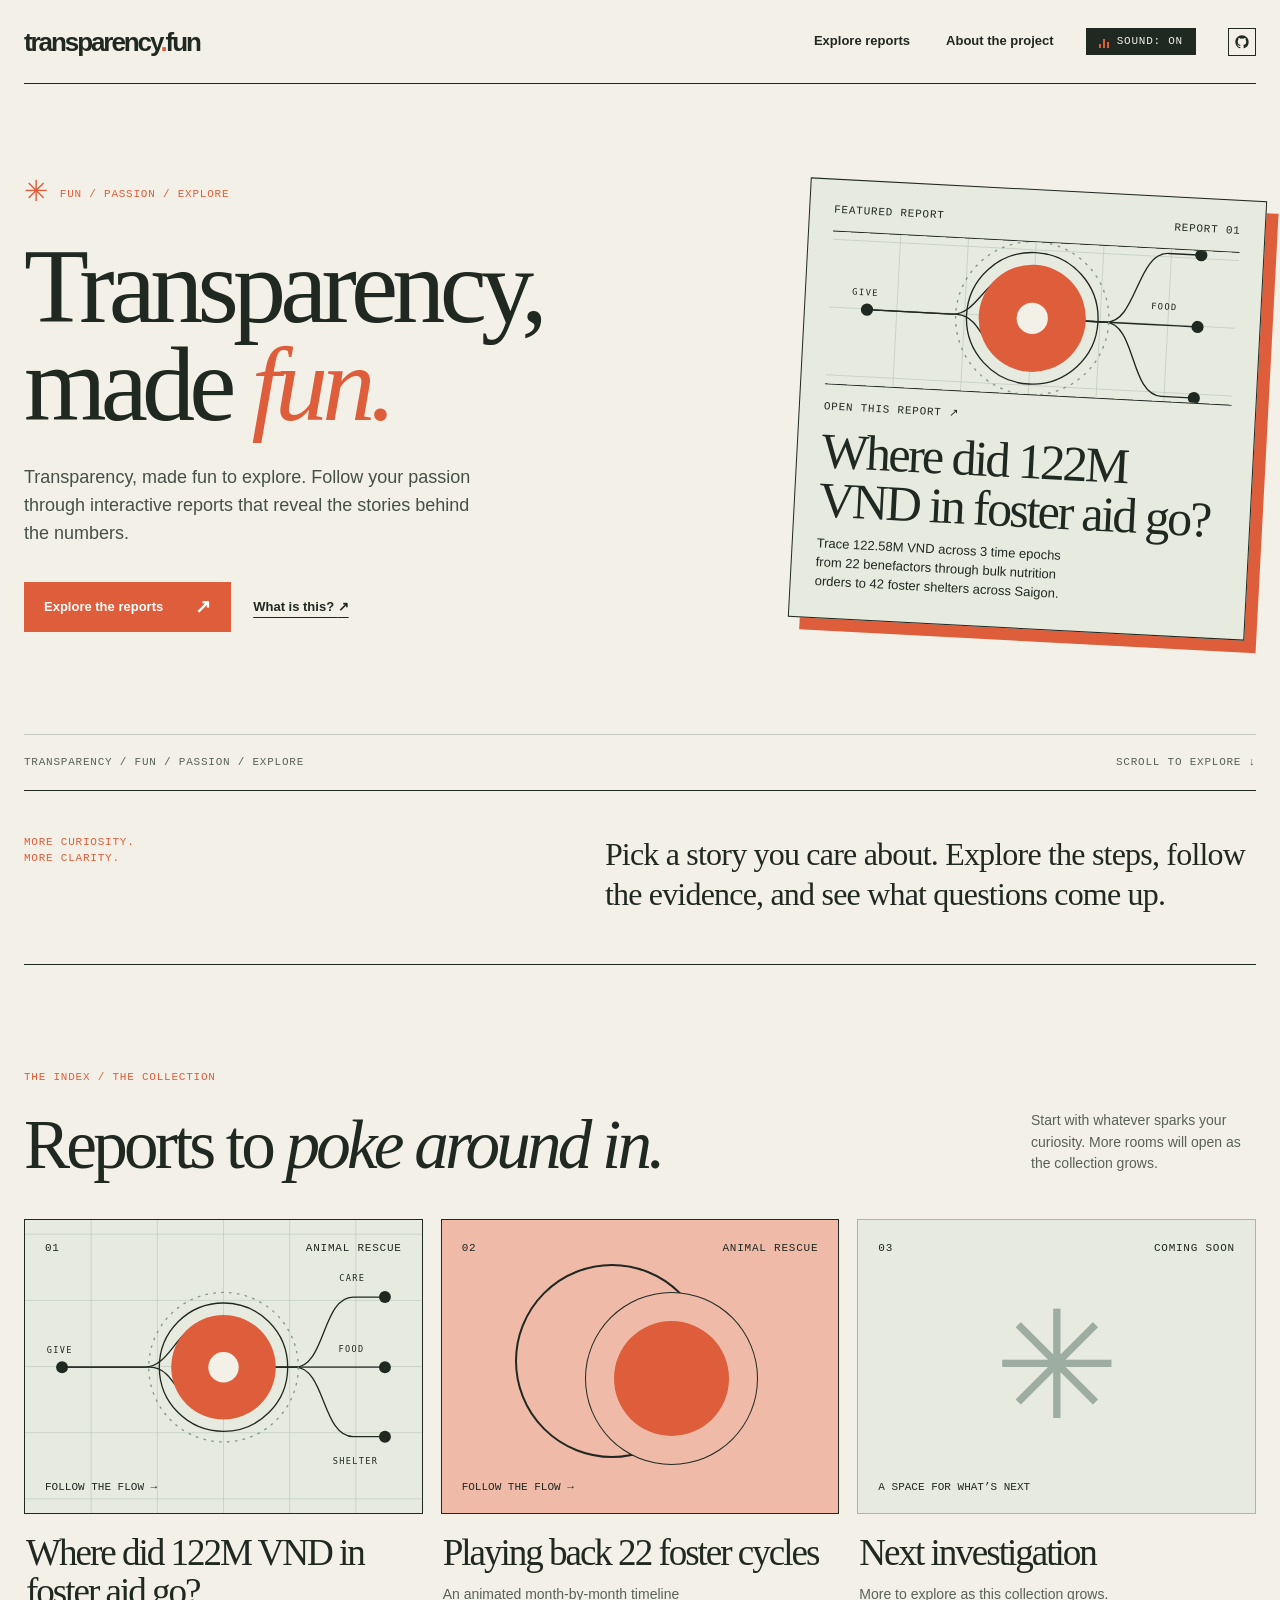
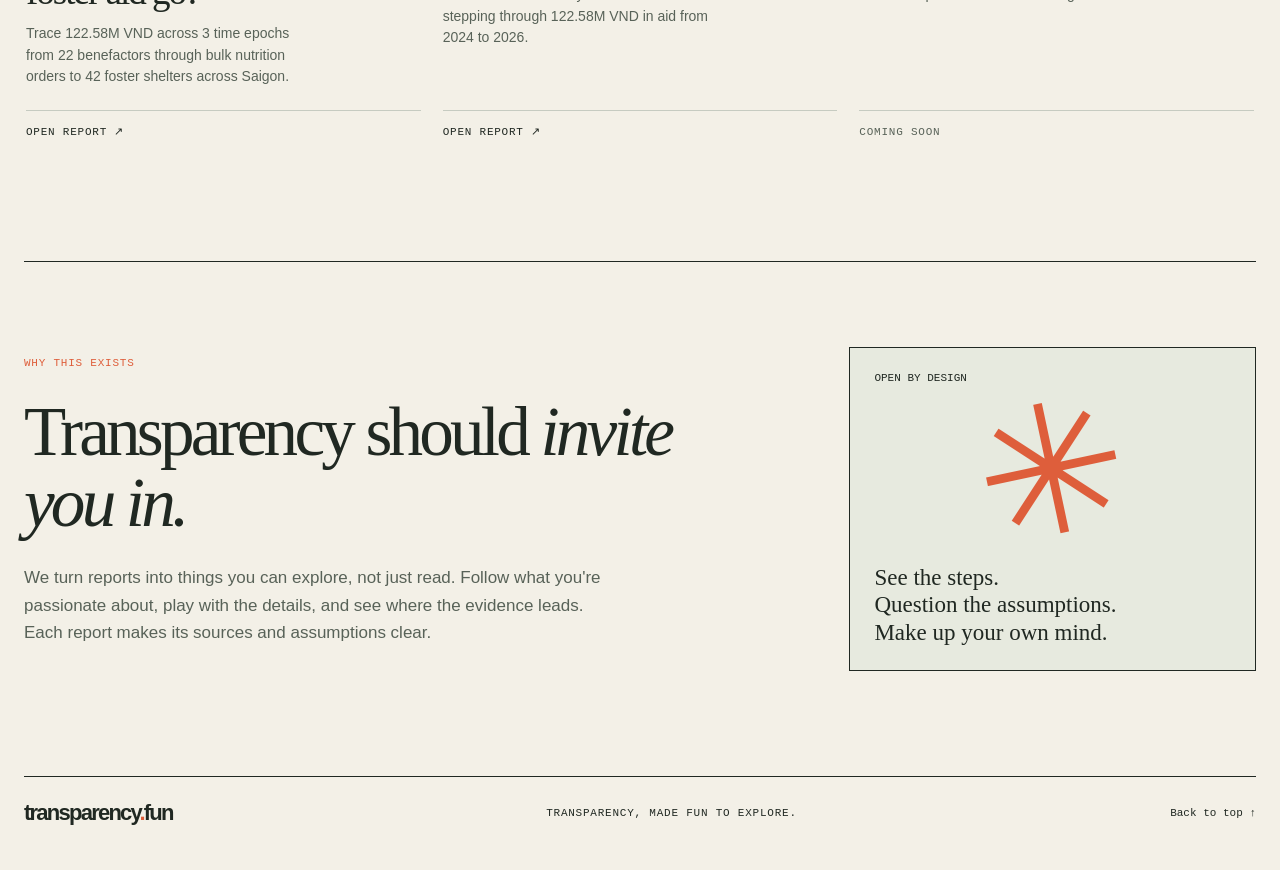
<file: index.html>
<!doctype html>
<html lang="en">
<head>
  <meta charset="utf-8">
  <meta name="viewport" content="width=device-width, initial-scale=1">
  <meta name="theme-color" content="#f3f0e7">
  <meta name="description" content="Transparency, made fun to explore. Follow your passion through interactive reports that reveal the stories behind the numbers.">
  <title>Transparency Fun — Transparency, made fun to explore.</title>
  <link rel="stylesheet" href="styles.css">
  <script type="module" src="app.js"></script>
</head>
<body id="top">
  <header class="site-header wrap">
    <a class="wordmark" href="./" aria-label="Transparency Fun home">transparency<span>.</span>fun</a>
    <div class="site-header-actions">
      <nav aria-label="Main navigation"><a href="./#reports">Explore reports</a><a href="./#about">About the project</a></nav>
      <button id="sound-toggle" class="sound-toggle is-playing" type="button" aria-label="Pause ambient background music" aria-pressed="true">
        <span class="sound-bars" aria-hidden="true">
          <span class="sound-bar bar-1"></span>
          <span class="sound-bar bar-2"></span>
          <span class="sound-bar bar-3"></span>
        </span>
        <span class="sound-label">SOUND: ON</span>
      </button>
      <a class="github-link" href="https://github.com/nghuyenthevinh2000/transparency-fun" target="_blank" rel="noopener noreferrer" aria-label="View source repository on GitHub">
        <svg viewBox="0 0 24 24" aria-hidden="true"><path fill-rule="evenodd" clip-rule="evenodd" d="M12 2C6.477 2 2 6.484 2 12.017c0 4.425 2.865 8.18 6.839 9.504.5.092.682-.217.682-.483 0-.237-.008-.868-.013-1.703-2.782.605-3.369-1.343-3.369-1.343-.454-1.158-1.11-1.466-1.11-1.466-.908-.62.069-.608.069-.608 1.003.07 1.53 1.032 1.53 1.032.892 1.53 2.341 1.088 2.91.832.092-.647.35-1.088.636-1.338-2.22-.253-4.555-1.113-4.555-4.951 0-1.093.39-1.988 1.029-2.688-.103-.253-.446-1.272.098-2.65 0 0 .84-.27 2.75 1.026A9.564 9.564 0 0112 6.844c.85.004 1.705.115 2.504.337 1.909-1.296 2.747-1.027 2.747-1.027.546 1.379.202 2.398.1 2.651.64.7 1.028 1.595 1.028 2.688 0 3.848-2.339 4.695-4.566 4.943.359.309.678.92.678 1.855 0 1.338-.012 2.419-.012 2.747 0 .268.18.58.688.482A10.019 10.019 0 0022 12.017C22 6.484 17.522 2 12 2z"/></svg>
      </a>
      <audio id="ambient-audio" preload="none"></audio>
    </div>
  </header>

  <main id="home">
    <section class="hero wrap" aria-labelledby="hero-title">
      <div class="hero-copy">
        <p class="eyebrow hero-label"><span class="asterisk" aria-hidden="true">✳</span>FUN / PASSION / EXPLORE</p>
        <h1 id="hero-title">Transparency,<br>made <em>fun.</em></h1>
        <p class="hero-description">Transparency, made fun to explore. Follow your passion through interactive reports that reveal the stories behind the numbers.</p>
        <div class="hero-actions"><a class="button" href="#reports">Explore the reports <span aria-hidden="true">↗</span></a><a class="text-link" href="#about">What is this? <span aria-hidden="true">↗</span></a></div>
      </div>
      <a class="feature" id="featured-report" href="#reports" aria-label="Explore the report index">
        <div class="feature-top"><span>FEATURED REPORT</span><span id="featured-index"></span></div>
        <div class="feature-art" aria-hidden="true"><img class="feature-cover-image" id="featured-cover" alt="" hidden><span class="path path-one"></span><span class="path path-two"></span><span class="path path-three"></span><span class="feature-dot dot-one"></span><span class="feature-dot dot-two"></span><span class="feature-dot dot-three"></span><span class="feature-arrow">↗</span></div>
        <div class="feature-bottom"><span>OPEN THIS REPORT ↗</span><strong id="featured-title"></strong><small id="featured-description"></small></div>
      </a>
    </section>
    <div class="hero-foot wrap"><span>TRANSPARENCY / FUN / PASSION / EXPLORE</span><a href="#reports">SCROLL TO EXPLORE ↓</a></div>

    <section class="intro wrap" aria-label="How to explore"><p class="eyebrow">MORE CURIOSITY.<br>MORE CLARITY.</p><p>Pick a story you care about. Explore the steps, follow the evidence, and see what questions come up.</p></section>

    <section class="directory wrap" id="reports" aria-labelledby="reports-title"><div class="section-heading"><div><p class="eyebrow">THE INDEX / THE COLLECTION</p><h2 id="reports-title">Reports to <em>poke around in.</em></h2></div><p>Start with whatever sparks your curiosity. More rooms will open as the collection grows.</p></div><div class="report-grid" id="report-grid"></div></section>

    <section class="about wrap" id="about" aria-labelledby="about-title"><div><p class="eyebrow">WHY THIS EXISTS</p><h2 id="about-title">Transparency should <em>invite you in.</em></h2><p>We turn reports into things you can explore, not just read. Follow what you're passionate about, play with the details, and see where the evidence leads. Each report makes its sources and assumptions clear.</p></div><div class="about-stamp"><span>OPEN BY DESIGN</span><span class="stamp-shape" aria-hidden="true">✳</span><p>See the steps.<br>Question the assumptions.<br>Make up your own mind.</p></div></section>
  </main>

  <footer class="site-footer wrap"><a class="wordmark" href="./">transparency<span>.</span>fun</a><span>TRANSPARENCY, MADE FUN TO EXPLORE.</span><a href="#top">Back to top ↑</a></footer>
</body>
</html>
</file>
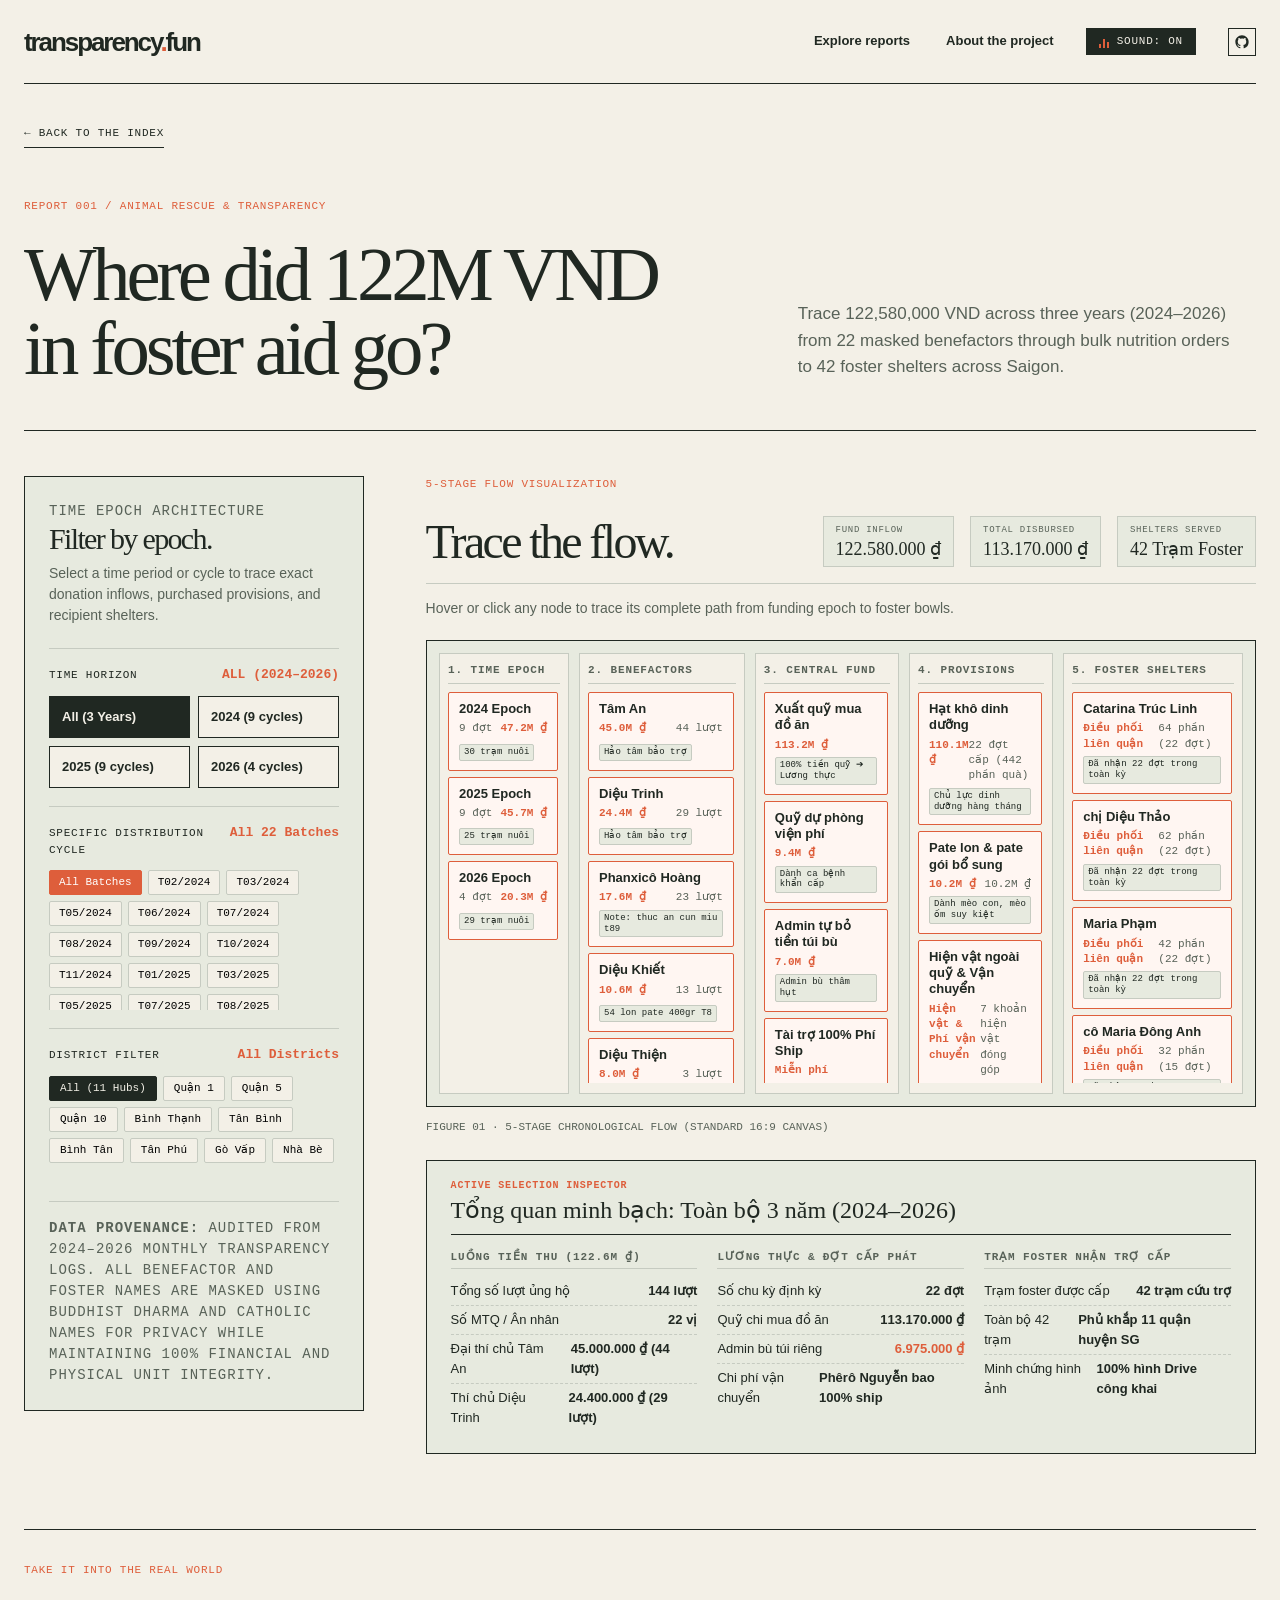
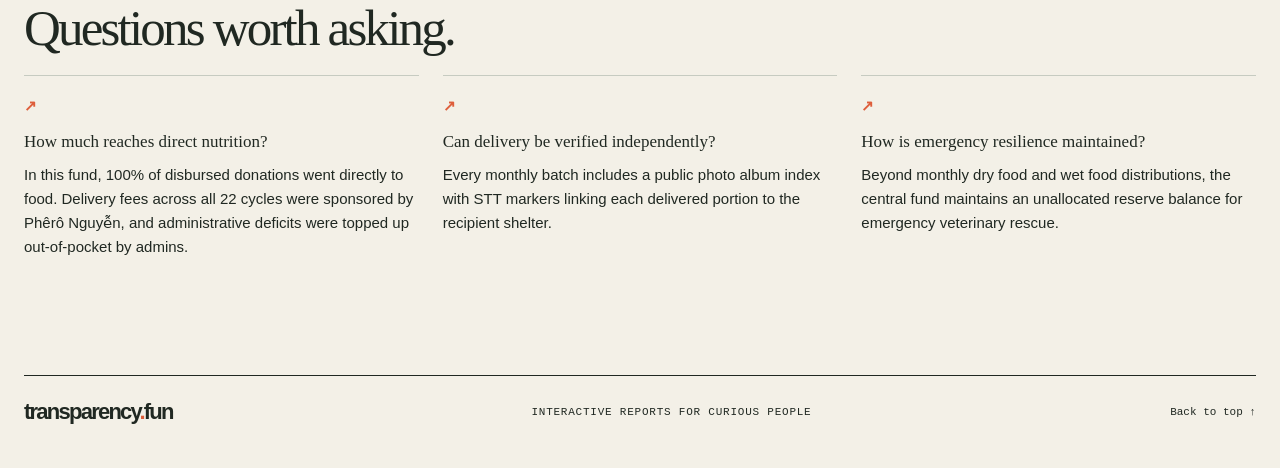
<file: interactive/donation-epochs/index.html>
<!doctype html>
<html lang="en">
<head>
  <meta charset="utf-8">
  <meta name="viewport" content="width=device-width, initial-scale=1">
  <meta name="theme-color" content="#f3f0e7">
  <meta name="description" content="An interactive 5-stage flow report exploring 122.58M VND in donations across 3 time epochs (2024–2026), 22 masked benefactors, and 42 Saigon cat foster shelters.">
  <title>Where did 122M VND in foster aid go? — Transparency Fun</title>
  <link rel="stylesheet" href="../../styles.css">
  <link rel="stylesheet" href="../../infographic.css">
  <link rel="stylesheet" href="styles.css">
  <script type="module" src="script.js"></script>
</head>
<body id="top">
  <header class="site-header wrap">
    <a class="wordmark" href="../../" aria-label="Transparency Fun home">transparency<span>.</span>fun</a>
    <div class="site-header-actions">
      <nav aria-label="Main navigation"><a href="../../#reports">Explore reports</a><a href="../../#about">About the project</a></nav>
      <button id="sound-toggle" class="sound-toggle is-playing" type="button" aria-label="Pause ambient background music" aria-pressed="true">
        <span class="sound-bars" aria-hidden="true">
          <span class="sound-bar bar-1"></span>
          <span class="sound-bar bar-2"></span>
          <span class="sound-bar bar-3"></span>
        </span>
        <span class="sound-label">SOUND: ON</span>
      </button>
      <a class="github-link" href="https://github.com/nghuyenthevinh2000/transparency-fun" target="_blank" rel="noopener noreferrer" aria-label="View source repository on GitHub">
        <svg viewBox="0 0 24 24" aria-hidden="true"><path fill-rule="evenodd" clip-rule="evenodd" d="M12 2C6.477 2 2 6.484 2 12.017c0 4.425 2.865 8.18 6.839 9.504.5.092.682-.217.682-.483 0-.237-.008-.868-.013-1.703-2.782.605-3.369-1.343-3.369-1.343-.454-1.158-1.11-1.466-1.11-1.466-.908-.62.069-.608.069-.608 1.003.07 1.53 1.032 1.53 1.032.892 1.53 2.341 1.088 2.91.832.092-.647.35-1.088.636-1.338-2.22-.253-4.555-1.113-4.555-4.951 0-1.093.39-1.988 1.029-2.688-.103-.253-.446-1.272.098-2.65 0 0 .84-.27 2.75 1.026A9.564 9.564 0 0112 6.844c.85.004 1.705.115 2.504.337 1.909-1.296 2.747-1.027 2.747-1.027.546 1.379.202 2.398.1 2.651.64.7 1.028 1.595 1.028 2.688 0 3.848-2.339 4.695-4.566 4.943.359.309.678.92.678 1.855 0 1.338-.012 2.419-.012 2.747 0 .268.18.58.688.482A10.019 10.019 0 0022 12.017C22 6.484 17.522 2 12 2z"/></svg>
      </a>
      <audio id="ambient-audio" preload="none"></audio>
    </div>
  </header>

  <main class="wrap report-wrap">
    <a class="back-link" href="../../#reports">← BACK TO THE INDEX</a>
    <header class="report-header">
      <div>
        <p class="eyebrow">REPORT 001 / ANIMAL RESCUE & TRANSPARENCY</p>
        <h1>Where did 122M VND<br>in foster aid go?</h1>
      </div>
      <p>Trace 122,580,000 VND across three years (2024–2026) from 22 masked benefactors through bulk nutrition orders to 42 foster shelters across Saigon.</p>
    </header>

    <div class="report-body">
      <section class="control-panel" aria-labelledby="controls-title">
        <p class="report-label">TIME EPOCH ARCHITECTURE</p>
        <h2 id="controls-title">Filter by epoch.</h2>
        <p>Select a time period or cycle to trace exact donation inflows, purchased provisions, and recipient shelters.</p>

        <div class="control">
          <div class="control-row">
            <span class="control-label">TIME HORIZON</span>
            <output id="active-epoch-label">ALL (2024–2026)</output>
          </div>
          <div class="epoch-button-group" role="group" aria-label="Time epochs">
            <button type="button" class="epoch-btn is-active" data-epoch="all">All (3 Years)</button>
            <button type="button" class="epoch-btn" data-epoch="2024">2024 (9 cycles)</button>
            <button type="button" class="epoch-btn" data-epoch="2025">2025 (9 cycles)</button>
            <button type="button" class="epoch-btn" data-epoch="2026">2026 (4 cycles)</button>
          </div>
        </div>

        <div class="control">
          <div class="control-row">
            <span class="control-label">SPECIFIC DISTRIBUTION CYCLE</span>
            <output id="active-cycle-label">All 22 Batches</output>
          </div>
          <div class="cycle-pill-group" id="cycle-pills-container" aria-label="Monthly cycles">
            <!-- Populated dynamically by script.js -->
          </div>
        </div>

        <div class="control">
          <div class="control-row">
            <span class="control-label">DISTRICT FILTER</span>
            <output id="active-district-label">All Districts</output>
          </div>
          <div class="district-pill-group" id="district-pills-container" aria-label="District filters">
            <button type="button" class="district-btn is-active" data-district="all">All (11 Hubs)</button>
            <button type="button" class="district-btn" data-district="Q1">Quận 1</button>
            <button type="button" class="district-btn" data-district="Q5">Quận 5</button>
            <button type="button" class="district-btn" data-district="Q10">Quận 10</button>
            <button type="button" class="district-btn" data-district="Bình Thạnh">Bình Thạnh</button>
            <button type="button" class="district-btn" data-district="Tân Bình">Tân Bình</button>
            <button type="button" class="district-btn" data-district="Bình Tân">Bình Tân</button>
            <button type="button" class="district-btn" data-district="Tân Phú">Tân Phú</button>
            <button type="button" class="district-btn" data-district="Gò Vấp">Gò Vấp</button>
            <button type="button" class="district-btn" data-district="Nhà Bè">Nhà Bè</button>
          </div>
        </div>

        <p class="method-note">
          <strong>Data Provenance:</strong> Audited from 2024–2026 monthly transparency logs. All benefactor and foster names are masked using Buddhist Dharma and Catholic names for privacy while maintaining 100% financial and physical unit integrity.
        </p>
      </section>

      <section class="result-panel" aria-labelledby="flow-title">
        <div class="result-header">
          <div>
            <p class="eyebrow">5-STAGE FLOW VISUALIZATION</p>
            <h2 id="flow-title">Trace the flow.</h2>
          </div>
          <div class="summary-metric-cards">
            <div class="kpi-mini">
              <span class="kpi-mini-label">FUND INFLOW</span>
              <strong id="kpi-inflow">122,580,000 ₫</strong>
            </div>
            <div class="kpi-mini">
              <span class="kpi-mini-label">TOTAL DISBURSED</span>
              <strong id="kpi-disbursed">104,500,000 ₫</strong>
            </div>
            <div class="kpi-mini">
              <span class="kpi-mini-label">SHELTERS SERVED</span>
              <strong id="kpi-shelters">42 Homes</strong>
            </div>
          </div>
        </div>

        <p class="flow-instruction">Hover or click any node to trace its complete path from funding epoch to foster bowls.</p>

        <!-- 16:9 Standard Infographic Frame and Canvas -->
        <figure class="infographic-frame" data-format="16:9">
          <div class="infographic-canvas" id="infographic-canvas">
            <div class="flow-columns" id="flow-columns-container">
              <!-- Column 1: Time Epoch -->
              <div class="flow-col" data-stage="1">
                <h3 class="col-title">1. Time Epoch</h3>
                <div class="col-cards" id="stage-epoch-cards"></div>
              </div>

              <!-- Column 2: Benefactors -->
              <div class="flow-col" data-stage="2">
                <h3 class="col-title">2. Benefactors</h3>
                <div class="col-cards" id="stage-donor-cards"></div>
              </div>

              <!-- Column 3: Central Fund Pool -->
              <div class="flow-col" data-stage="3">
                <h3 class="col-title">3. Central Fund</h3>
                <div class="col-cards" id="stage-fund-cards"></div>
              </div>

              <!-- Column 4: Provisions -->
              <div class="flow-col" data-stage="4">
                <h3 class="col-title">4. Provisions</h3>
                <div class="col-cards" id="stage-provision-cards"></div>
              </div>

              <!-- Column 5: Foster Groups -->
              <div class="flow-col" data-stage="5">
                <h3 class="col-title">5. Foster Shelters</h3>
                <div class="col-cards" id="stage-foster-cards"></div>
              </div>
            </div>
          </div>
          <figcaption>FIGURE 01 · 5-STAGE CHRONOLOGICAL FLOW (STANDARD 16:9 CANVAS)</figcaption>
        </figure>

        <!-- Inspector Drawer: Live Audited Inspection -->
        <div class="inspector-drawer" id="inspector-drawer" aria-live="polite">
          <div class="inspector-header">
            <span class="inspector-tag" id="inspector-tag">ACTIVE SELECTION INSPECTOR</span>
            <h4 id="inspector-title">All Epochs (2024–2026 Overview)</h4>
          </div>
          <div class="inspector-content" id="inspector-content">
            <!-- Populated dynamically -->
          </div>
        </div>
      </section>
    </div>

    <section class="report-question" aria-labelledby="questions-title">
      <p class="eyebrow">TAKE IT INTO THE REAL WORLD</p>
      <h2 id="questions-title">Questions worth asking.</h2>
      <ul>
        <li>
          <strong>How much reaches direct nutrition?</strong>
          In this fund, 100% of disbursed donations went directly to food. Delivery fees across all 22 cycles were sponsored by Phêrô Nguyễn, and administrative deficits were topped up out-of-pocket by admins.
        </li>
        <li>
          <strong>Can delivery be verified independently?</strong>
          Every monthly batch includes a public photo album index with STT markers linking each delivered portion to the recipient shelter.
        </li>
        <li>
          <strong>How is emergency resilience maintained?</strong>
          Beyond monthly dry food and wet food distributions, the central fund maintains an unallocated reserve balance for emergency veterinary rescue.
        </li>
      </ul>
    </section>
  </main>

  <footer class="site-footer wrap">
    <a class="wordmark" href="../../">transparency<span>.</span>fun</a>
    <span>INTERACTIVE REPORTS FOR CURIOUS PEOPLE</span>
    <a href="#top">Back to top ↑</a>
  </footer>
</body>
</html>
</file>
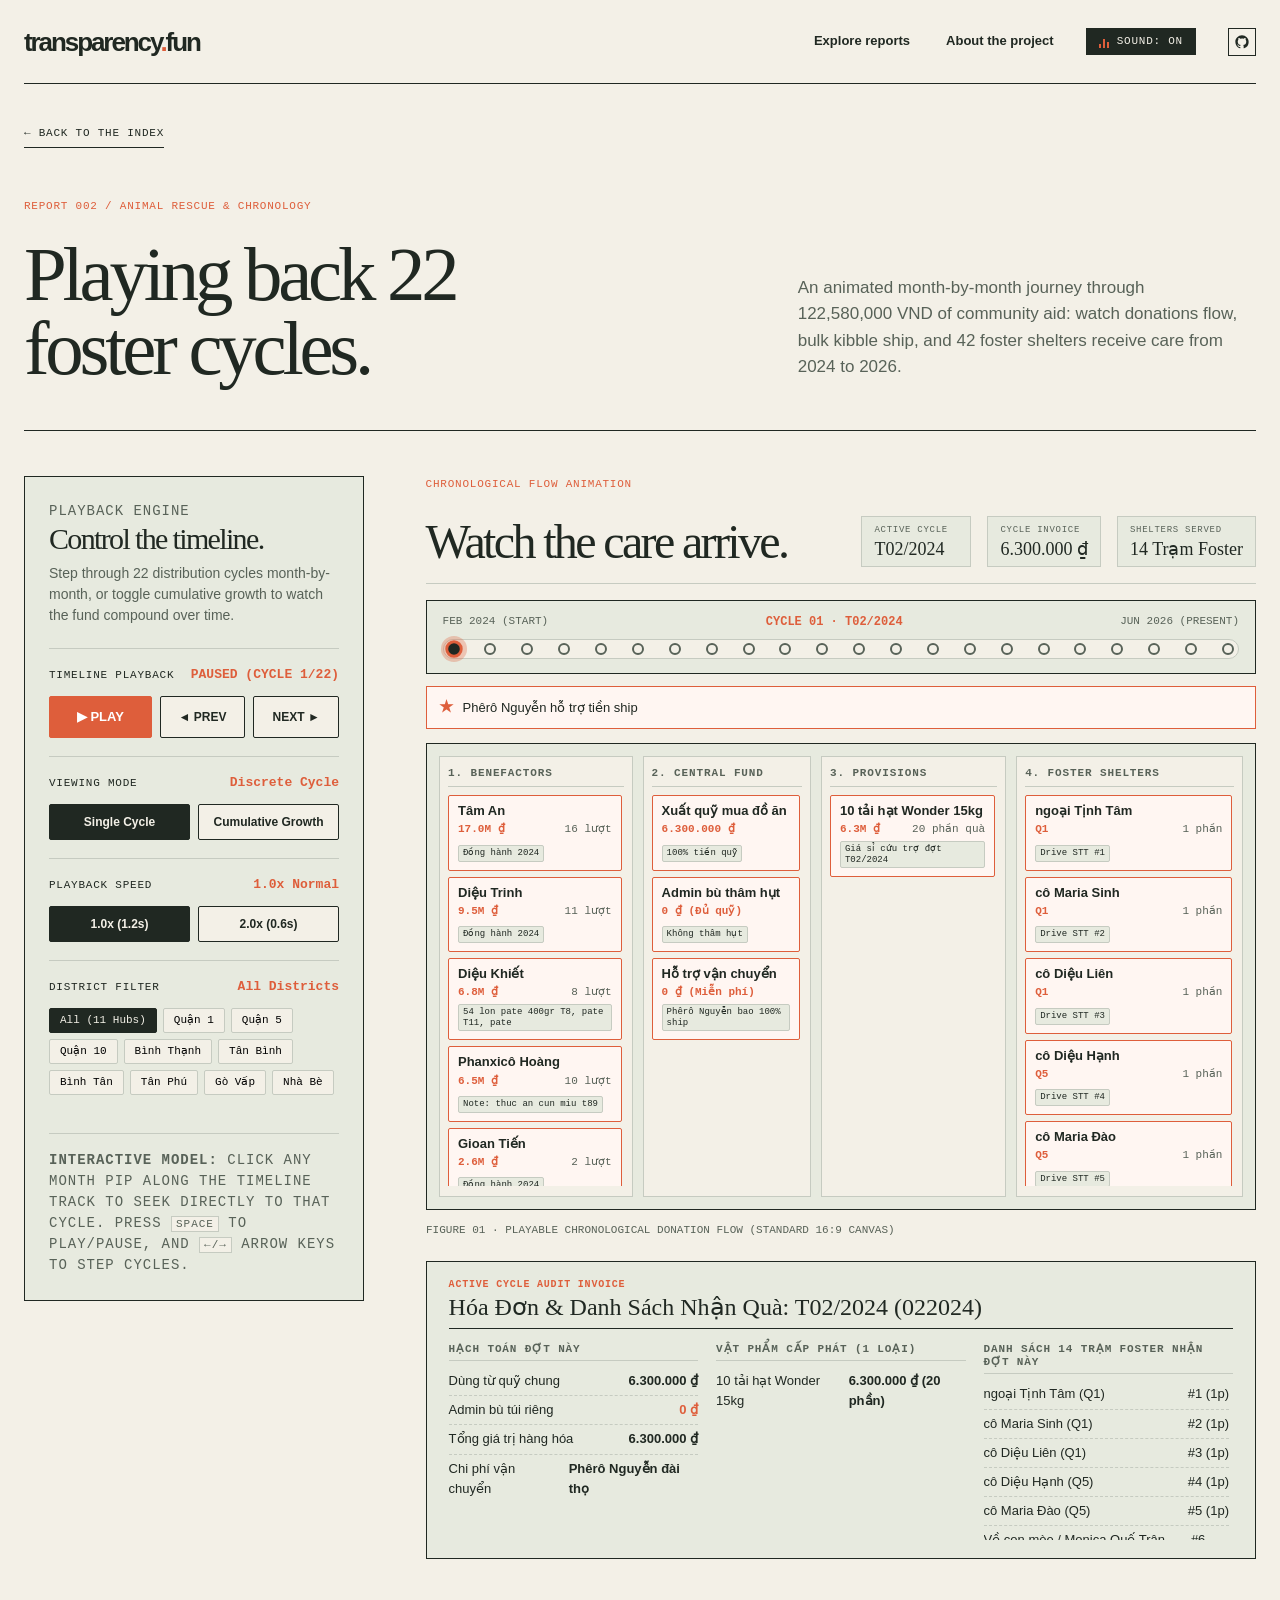
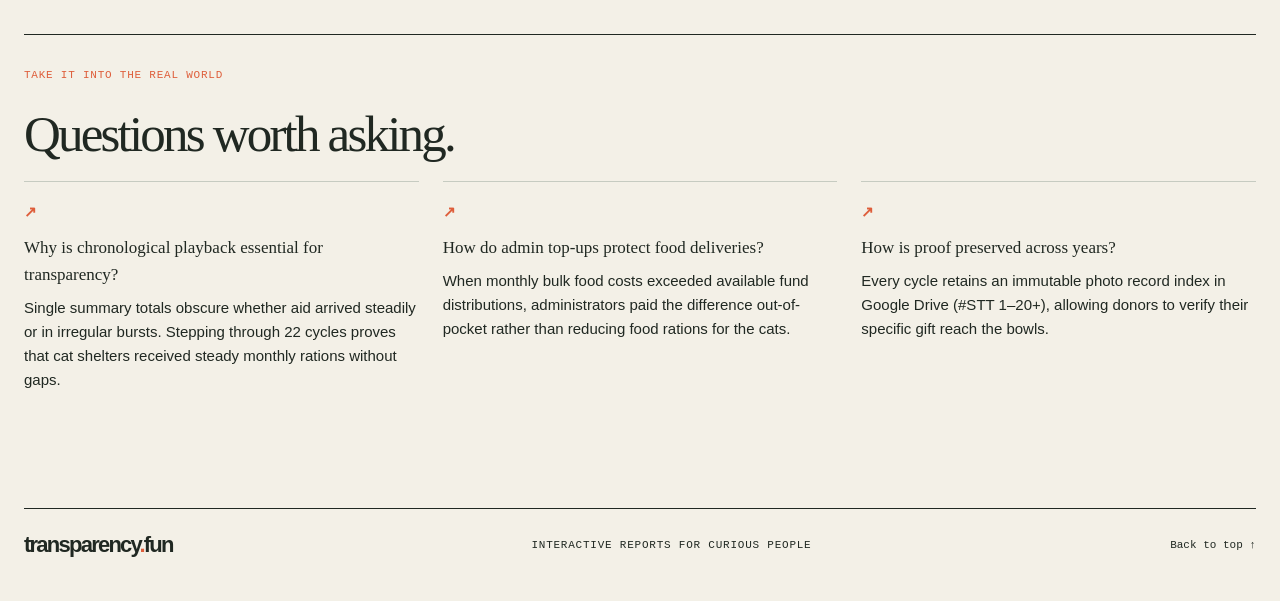
<file: interactive/donation-timeline/index.html>
<!doctype html>
<html lang="en">
<head>
  <meta charset="utf-8">
  <meta name="viewport" content="width=device-width, initial-scale=1">
  <meta name="theme-color" content="#f3f0e7">
  <meta name="description" content="An animated month-by-month timeline stepping through 22 pet food distribution cycles (2024–2026) funded by 122.58M VND from 22 benefactors to 42 Saigon foster shelters.">
  <title>Playing back 22 foster cycles — Transparency Fun</title>
  <link rel="stylesheet" href="../../styles.css">
  <link rel="stylesheet" href="../../infographic.css">
  <link rel="stylesheet" href="styles.css">
  <script type="module" src="script.js"></script>
</head>
<body id="top">
  <header class="site-header wrap">
    <a class="wordmark" href="../../" aria-label="Transparency Fun home">transparency<span>.</span>fun</a>
    <div class="site-header-actions">
      <nav aria-label="Main navigation"><a href="../../#reports">Explore reports</a><a href="../../#about">About the project</a></nav>
      <button id="sound-toggle" class="sound-toggle is-playing" type="button" aria-label="Pause ambient background music" aria-pressed="true">
        <span class="sound-bars" aria-hidden="true">
          <span class="sound-bar bar-1"></span>
          <span class="sound-bar bar-2"></span>
          <span class="sound-bar bar-3"></span>
        </span>
        <span class="sound-label">SOUND: ON</span>
      </button>
      <a class="github-link" href="https://github.com/nghuyenthevinh2000/transparency-fun" target="_blank" rel="noopener noreferrer" aria-label="View source repository on GitHub">
        <svg viewBox="0 0 24 24" aria-hidden="true"><path fill-rule="evenodd" clip-rule="evenodd" d="M12 2C6.477 2 2 6.484 2 12.017c0 4.425 2.865 8.18 6.839 9.504.5.092.682-.217.682-.483 0-.237-.008-.868-.013-1.703-2.782.605-3.369-1.343-3.369-1.343-.454-1.158-1.11-1.466-1.11-1.466-.908-.62.069-.608.069-.608 1.003.07 1.53 1.032 1.53 1.032.892 1.53 2.341 1.088 2.91.832.092-.647.35-1.088.636-1.338-2.22-.253-4.555-1.113-4.555-4.951 0-1.093.39-1.988 1.029-2.688-.103-.253-.446-1.272.098-2.65 0 0 .84-.27 2.75 1.026A9.564 9.564 0 0112 6.844c.85.004 1.705.115 2.504.337 1.909-1.296 2.747-1.027 2.747-1.027.546 1.379.202 2.398.1 2.651.64.7 1.028 1.595 1.028 2.688 0 3.848-2.339 4.695-4.566 4.943.359.309.678.92.678 1.855 0 1.338-.012 2.419-.012 2.747 0 .268.18.58.688.482A10.019 10.019 0 0022 12.017C22 6.484 17.522 2 12 2z"/></svg>
      </a>
      <audio id="ambient-audio" preload="none"></audio>
    </div>
  </header>

  <main class="wrap report-wrap">
    <a class="back-link" href="../../#reports">← BACK TO THE INDEX</a>
    <header class="report-header">
      <div>
        <p class="eyebrow">REPORT 002 / ANIMAL RESCUE & CHRONOLOGY</p>
        <h1>Playing back 22<br>foster cycles.</h1>
      </div>
      <p>An animated month-by-month journey through 122,580,000 VND of community aid: watch donations flow, bulk kibble ship, and 42 foster shelters receive care from 2024 to 2026.</p>
    </header>

    <div class="report-body">
      <section class="control-panel" aria-labelledby="controls-title">
        <p class="report-label">PLAYBACK ENGINE</p>
        <h2 id="controls-title">Control the timeline.</h2>
        <p>Step through 22 distribution cycles month-by-month, or toggle cumulative growth to watch the fund compound over time.</p>

        <!-- Playback Controls -->
        <div class="control">
          <div class="control-row">
            <span class="control-label">TIMELINE PLAYBACK</span>
            <output id="playback-status-label">PAUSED (CYCLE 1/22)</output>
          </div>
          <div class="playback-btn-row">
            <button type="button" class="play-btn" id="play-btn" aria-label="Play timeline animation">▶ PLAY</button>
            <button type="button" class="step-btn" id="prev-btn" aria-label="Previous cycle">◄ PREV</button>
            <button type="button" class="step-btn" id="next-btn" aria-label="Next cycle">NEXT ►</button>
          </div>
        </div>

        <!-- Mode Toggle -->
        <div class="control">
          <div class="control-row">
            <span class="control-label">VIEWING MODE</span>
            <output id="active-mode-label">Discrete Cycle</output>
          </div>
          <div class="mode-button-group">
            <button type="button" class="mode-btn is-active" data-mode="discrete">Single Cycle</button>
            <button type="button" class="mode-btn" data-mode="cumulative">Cumulative Growth</button>
          </div>
        </div>

        <!-- Speed Toggle -->
        <div class="control">
          <div class="control-row">
            <span class="control-label">PLAYBACK SPEED</span>
            <output id="active-speed-label">1.0x Normal</output>
          </div>
          <div class="speed-button-group">
            <button type="button" class="speed-btn is-active" data-speed="1200">1.0x (1.2s)</button>
            <button type="button" class="speed-btn" data-speed="600">2.0x (0.6s)</button>
          </div>
        </div>

        <!-- District Filter -->
        <div class="control">
          <div class="control-row">
            <span class="control-label">DISTRICT FILTER</span>
            <output id="active-district-label">All Districts</output>
          </div>
          <div class="district-pill-group" id="district-pills-container">
            <button type="button" class="district-btn is-active" data-district="all">All (11 Hubs)</button>
            <button type="button" class="district-btn" data-district="Q1">Quận 1</button>
            <button type="button" class="district-btn" data-district="Q5">Quận 5</button>
            <button type="button" class="district-btn" data-district="Q10">Quận 10</button>
            <button type="button" class="district-btn" data-district="Bình Thạnh">Bình Thạnh</button>
            <button type="button" class="district-btn" data-district="Tân Bình">Tân Bình</button>
            <button type="button" class="district-btn" data-district="Bình Tân">Bình Tân</button>
            <button type="button" class="district-btn" data-district="Tân Phú">Tân Phú</button>
            <button type="button" class="district-btn" data-district="Gò Vấp">Gò Vấp</button>
            <button type="button" class="district-btn" data-district="Nhà Bè">Nhà Bè</button>
          </div>
        </div>

        <p class="method-note">
          <strong>Interactive Model:</strong> Click any month pip along the timeline track to seek directly to that cycle. Press <code>Space</code> to play/pause, and <code>←/→</code> arrow keys to step cycles.
        </p>
      </section>

      <section class="result-panel" aria-labelledby="flow-title">
        <div class="result-header">
          <div>
            <p class="eyebrow">CHRONOLOGICAL FLOW ANIMATION</p>
            <h2 id="flow-title">Watch the care arrive.</h2>
          </div>
          <div class="summary-metric-cards">
            <div class="kpi-mini">
              <span class="kpi-mini-label">ACTIVE CYCLE</span>
              <strong id="kpi-cycle">T02/2024</strong>
            </div>
            <div class="kpi-mini">
              <span class="kpi-mini-label">CYCLE INVOICE</span>
              <strong id="kpi-spending">6,300,000 ₫</strong>
            </div>
            <div class="kpi-mini">
              <span class="kpi-mini-label">SHELTERS SERVED</span>
              <strong id="kpi-fosters">13 Shelters</strong>
            </div>
          </div>
        </div>

        <!-- Interactive Timeline Track Scrubber -->
        <div class="timeline-scrubber" id="timeline-scrubber">
          <div class="timeline-meta">
            <span class="timeline-date-start">FEB 2024 (START)</span>
            <span class="timeline-current-date" id="timeline-current-date">CYCLE 01 · THÁNG 02/2024</span>
            <span class="timeline-date-end">JUN 2026 (PRESENT)</span>
          </div>
          <div class="timeline-track" id="timeline-track" role="slider" aria-label="Timeline cycle scrubber" tabindex="0">
            <div class="timeline-progress-fill" id="timeline-progress-fill"></div>
            <div class="timeline-pips" id="timeline-pips"></div>
          </div>
        </div>

        <!-- Special Event / Milestone Banner -->
        <div class="event-banner" id="event-banner">
          <span class="event-icon">★</span>
          <span class="event-text" id="event-text">Phêrô Nguyễn tài trợ 100% chi phí vận chuyển toàn bộ các phần quà trong đợt này.</span>
        </div>

        <!-- Standard 16:9 Canvas Frame -->
        <figure class="infographic-frame" data-format="16:9">
          <div class="infographic-canvas" id="infographic-canvas">
            <div class="flow-columns" id="flow-columns-container">
              <!-- Stage 1: Active Benefactors -->
              <div class="flow-col" data-stage="1">
                <h3 class="col-title">1. Benefactors</h3>
                <div class="col-cards" id="stage-donor-cards"></div>
              </div>

              <!-- Stage 2: Central Fund & Admin Support -->
              <div class="flow-col" data-stage="2">
                <h3 class="col-title">2. Central Fund</h3>
                <div class="col-cards" id="stage-fund-cards"></div>
              </div>

              <!-- Stage 3: Provisions Purchased -->
              <div class="flow-col" data-stage="3">
                <h3 class="col-title">3. Provisions</h3>
                <div class="col-cards" id="stage-provision-cards"></div>
              </div>

              <!-- Stage 4: Recipient Foster Shelters -->
              <div class="flow-col" data-stage="4">
                <h3 class="col-title">4. Foster Shelters</h3>
                <div class="col-cards" id="stage-foster-cards"></div>
              </div>
            </div>
          </div>
          <figcaption>FIGURE 01 · PLAYABLE CHRONOLOGICAL DONATION FLOW (STANDARD 16:9 CANVAS)</figcaption>
        </figure>

        <!-- Inspector Drawer: Detailed Cycle Invoice & Drive Verification -->
        <div class="inspector-drawer" id="inspector-drawer" aria-live="polite">
          <div class="inspector-header">
            <span class="inspector-tag" id="inspector-tag">ACTIVE CYCLE AUDIT INVOICE</span>
            <h4 id="inspector-title">Đợt Trao Quà Tháng 02/2024</h4>
          </div>
          <div class="inspector-content" id="inspector-content">
            <!-- Populated dynamically -->
          </div>
        </div>
      </section>
    </div>

    <section class="report-question" aria-labelledby="questions-title">
      <p class="eyebrow">TAKE IT INTO THE REAL WORLD</p>
      <h2 id="questions-title">Questions worth asking.</h2>
      <ul>
        <li>
          <strong>Why is chronological playback essential for transparency?</strong>
          Single summary totals obscure whether aid arrived steadily or in irregular bursts. Stepping through 22 cycles proves that cat shelters received steady monthly rations without gaps.
        </li>
        <li>
          <strong>How do admin top-ups protect food deliveries?</strong>
          When monthly bulk food costs exceeded available fund distributions, administrators paid the difference out-of-pocket rather than reducing food rations for the cats.
        </li>
        <li>
          <strong>How is proof preserved across years?</strong>
          Every cycle retains an immutable photo record index in Google Drive (#STT 1–20+), allowing donors to verify their specific gift reach the bowls.
        </li>
      </ul>
    </section>
  </main>

  <footer class="site-footer wrap">
    <a class="wordmark" href="../../">transparency<span>.</span>fun</a>
    <span>INTERACTIVE REPORTS FOR CURIOUS PEOPLE</span>
    <a href="#top">Back to top ↑</a>
  </footer>
</body>
</html>
</file>
<file: styles.css>
:root { --paper:#f3f0e7; --ink:#202822; --muted:#586258; --line:#c6cbc1; --orange:#de5e3b; --sage:#e7eadf; --serif:Georgia,'Times New Roman',serif; --sans:Arial,Helvetica,sans-serif; --mono:ui-monospace,SFMono-Regular,Menlo,monospace; }
* { box-sizing:border-box; }
html { scroll-behavior:smooth; }
body { margin:0; color:var(--ink); background:var(--paper); font:16px/1.55 var(--sans); }
a { color:inherit; }
button,input { font:inherit; }
:focus-visible { outline:3px solid var(--orange); outline-offset:4px; }
[hidden] { display:none !important; }
.wrap { width:min(1240px,calc(100% - 48px)); margin-inline:auto; }
.site-header { min-height:84px; display:flex; align-items:center; justify-content:space-between; gap:28px; border-bottom:1px solid var(--ink); }
.site-header-actions { display:flex; align-items:center; gap:32px; }
.wordmark { text-decoration:none; font-size:26px; font-weight:800; letter-spacing:-.08em; line-height:1; white-space:nowrap; }
.wordmark span { color:var(--orange); }
.site-header nav { display:flex; gap:36px; }
.site-header nav a { text-decoration:none; font-size:13px; font-weight:600; }
.site-header nav a:hover,.site-footer a:hover,.text-link:hover { color:var(--orange); }
.sound-toggle { display:inline-flex; align-items:center; gap:8px; background:var(--paper); color:var(--ink); border:1px solid var(--ink); padding:6px 12px; cursor:pointer; font:500 11px/1.2 var(--mono); letter-spacing:.07em; text-transform:uppercase; transition:background .2s ease,color .2s ease,border-color .2s ease; }
.sound-toggle:hover { background:var(--sage); }
.sound-toggle.is-playing { background:var(--ink); color:var(--paper); }
.sound-bars { display:inline-flex; align-items:flex-end; gap:2px; height:12px; width:10px; }
.sound-bar { display:block; width:2px; background:var(--ink); }
.sound-bar.bar-1 { height:4px; }
.sound-bar.bar-2 { height:9px; }
.sound-bar.bar-3 { height:6px; }
.sound-toggle.is-playing .sound-bar { background:var(--orange); }
.sound-toggle.is-playing .sound-bar.bar-1 { animation:soundBarPulse1 .8s ease-in-out infinite alternate; }
.sound-toggle.is-playing .sound-bar.bar-2 { animation:soundBarPulse2 .6s ease-in-out infinite alternate; }
.sound-toggle.is-playing .sound-bar.bar-3 { animation:soundBarPulse3 .9s ease-in-out infinite alternate; }
@keyframes soundBarPulse1 { 0% { height:3px; } 100% { height:11px; } }
@keyframes soundBarPulse2 { 0% { height:12px; } 100% { height:4px; } }
@keyframes soundBarPulse3 { 0% { height:5px; } 100% { height:10px; } }
.github-link { display:inline-flex; align-items:center; justify-content:center; width:28px; height:28px; background:var(--paper); color:var(--ink); border:1px solid var(--ink); text-decoration:none; transition:background .2s ease,color .2s ease; }
.github-link:hover { background:var(--ink); color:var(--paper); }
.github-link svg { width:16px; height:16px; fill:currentColor; display:block; }
.hero { min-height:650px; display:grid; grid-template-columns:1.2fr .8fr; gap:clamp(34px,7vw,105px); align-items:center; padding-block:76px; }
.hero-copy { min-width:0; }
.eyebrow,.feature-top,.feature-bottom>span,.hero-foot,.report-number,.card-open,.back-link,.report-label,.site-footer>span,.control-label,.method-note,.report-badge { font:500 11px/1.5 var(--mono); letter-spacing:.07em; text-transform:uppercase; }
.eyebrow { color:var(--orange); margin:0 0 24px; }
.hero-label { display:flex; align-items:center; gap:11px; margin-bottom:34px; }
.asterisk { font-size:29px; line-height:.5; }
h1,h2,h3,p { margin-top:0; }
h1,h2,h3 { font-family:var(--serif); font-weight:400; letter-spacing:-.055em; }
em { font-weight:400; }
h1 { font-size:clamp(65px,8.3vw,119px); line-height:.93; margin:0 0 30px; }
h1 em { color:var(--orange); }
.hero-description { max-width:470px; font-size:18px; line-height:1.55; color:#445048; margin-bottom:34px; }
.hero-actions { display:flex; flex-wrap:wrap; align-items:center; gap:22px; }
.button { display:inline-flex; align-items:center; justify-content:space-between; gap:32px; background:var(--orange); color:white; padding:15px 20px; text-decoration:none; font-size:13px; font-weight:700; transition:transform .2s ease,background .2s ease; }
.button:hover { background:#b84025; transform:translateY(-3px); }
.button span { font-size:19px; line-height:1; }
.text-link { text-decoration:underline; text-underline-offset:6px; font-size:13px; font-weight:700; }
.feature { min-height:440px; display:flex; flex-direction:column; padding:22px 24px 26px; border:1px solid var(--ink); background:var(--sage); text-decoration:none; transform:rotate(3deg); box-shadow:12px 12px 0 var(--orange); transition:transform .25s ease; }
.feature:hover { transform:rotate(0deg) translateY(-5px); }
.feature-top { display:flex; justify-content:space-between; gap:12px; border-bottom:1px solid var(--ink); padding-bottom:12px; }
.feature-art { position:relative; flex:1; min-height:140px; overflow:hidden; }
.feature-cover-image { position:absolute; inset:0; width:100%; height:100%; object-fit:cover; }
.feature-art.has-image .path,.feature-art.has-image .feature-dot,.feature-art.has-image .feature-arrow { display:none; }
.path { position:absolute; border:1px solid var(--ink); border-radius:50%; transform:rotate(-18deg); }
.path-one { width:140px; height:105px; left:32%; top:20%; }
.path-two { width:230px; height:145px; left:17%; top:13%; }
.path-three { width:320px; height:190px; left:1%; top:3%; }
.feature-dot { position:absolute; width:13px; height:13px; border-radius:50%; background:var(--ink); }
.dot-one { left:17%; top:51%; }.dot-two { left:48%; top:24%; background:var(--orange); width:48px; height:48px; }.dot-three { left:80%; top:48%; }
.feature-arrow { position:absolute; right:7%; top:12%; font-size:32px; }
.feature-bottom { border-top:1px solid var(--ink); padding-top:14px; display:flex; flex-direction:column; align-items:start; }
.feature-bottom strong { font:400 clamp(36px,3.9vw,55px)/.98 var(--serif); letter-spacing:-.05em; margin:12px 0 10px; }
.feature-bottom small { max-width:265px; font-size:13px; line-height:1.45; }
.hero-foot { display:flex; justify-content:space-between; gap:20px; border-top:1px solid var(--line); padding:19px 0; color:var(--muted); }
.hero-foot a { text-decoration:none; }
.intro { border-top:1px solid var(--ink); border-bottom:1px solid var(--ink); padding-block:43px 49px; display:grid; grid-template-columns:1fr 1.25fr; gap:60px; align-items:start; }
.intro .eyebrow { margin:0; }
.intro>p:last-child { font:400 clamp(21px,2.6vw,32px)/1.27 var(--serif); letter-spacing:-.025em; margin:0; }
.directory { padding-block:104px 120px; scroll-margin-top:30px; }
.section-heading { display:flex; align-items:end; justify-content:space-between; gap:50px; margin-bottom:38px; }
h2 { font-size:clamp(45px,5.4vw,76px); line-height:1.04; margin-bottom:0; }
.section-heading h2 { max-width:670px; }
.section-heading>p { max-width:225px; font-size:14px; color:var(--muted); margin:0 0 6px; }
.report-grid { display:grid; grid-template-columns:repeat(3,minmax(0,1fr)); gap:18px; }
.report-card { display:flex; flex-direction:column; min-width:0; }
a.report-card { text-decoration:none; transition:transform .2s ease; }
a.report-card:hover { transform:translateY(-6px); }
.card-cover { height:295px; border:1px solid var(--ink); position:relative; overflow:hidden; display:flex; flex-direction:column; justify-content:space-between; padding:20px; }
.card-cover.active { background:#efbba8; }
.card-cover.future { background:#e7eadf; border-color:#acb6a9; }
.report-number { display:flex; justify-content:space-between; position:relative; z-index:1; }
.card-art { position:absolute; inset:0; display:grid; place-items:center; }
.card-art img { position:absolute; inset:0; display:block; width:100%; height:100%; object-fit:cover; }
.report-art::before,.report-art::after { content:''; position:absolute; width:190px; height:190px; border:2px solid var(--ink); border-radius:50%; transform:translate(-28px,-6px); }
.report-art::after { width:115px; height:115px; background:var(--orange); border:0; transform:translate(32px,12px); box-shadow:0 0 0 28px #efbba8,0 0 0 29px var(--ink); }
.future-art { color:#9eada1; font:400 150px/1 var(--serif); }
.cover-bottom { position:relative; z-index:1; font:500 11px var(--mono); }
.card-info { padding:20px 2px 0; display:flex; flex-direction:column; flex:1; }
.card-info h3 { font-size:clamp(29px,2.9vw,42px); line-height:1.05; margin-bottom:11px; }
.card-info p { color:var(--muted); font-size:14px; max-width:280px; margin-bottom:22px; }
.card-open { border-top:1px solid var(--line); padding-top:13px; margin-top:auto; display:flex; justify-content:space-between; }
.report-card.is-future .card-open { color:var(--muted); }
.about { scroll-margin-top:30px; border-top:1px solid var(--ink); padding-block:85px 105px; display:grid; grid-template-columns:1.25fr .75fr; gap:12%; align-items:center; }
.about h2 { max-width:670px; margin-bottom:25px; }
.about>div:first-child>p:last-child { max-width:590px; color:var(--muted); font-size:17px; line-height:1.6; }
.about-stamp { border:1px solid var(--ink); min-height:320px; padding:24px; background:var(--sage); display:flex; flex-direction:column; justify-content:space-between; }
.about-stamp>span:first-child { font:500 11px var(--mono); }
.stamp-shape { color:var(--orange); font:180px/1 var(--serif); text-align:center; transform:rotate(-12deg); }
.about-stamp p { font:400 23px/1.2 var(--serif); margin:0; }
.site-footer { border-top:1px solid var(--ink); display:flex; align-items:center; justify-content:space-between; gap:25px; padding-block:25px 45px; }
.site-footer .wordmark { font-size:22px; }
.site-footer>a:last-child { font:500 11px var(--mono); text-decoration:none; white-space:nowrap; }

@media (max-width:1000px) { .hero { gap:35px; } h1 { font-size:clamp(59px,8vw,95px); } .feature { min-height:400px; } }
@media (max-width:760px) { .wrap { width:min(100% - 36px,1240px); } .site-header { min-height:70px; } .site-header-actions { gap:16px; } .wordmark { font-size:22px; } .site-header nav { gap:15px; } .site-header nav a { font-size:11px; } .hero { grid-template-columns:1fr; padding-block:65px; min-height:0; gap:60px; } h1 { font-size:clamp(64px,12vw,94px); } .feature { width:min(100% - 15px,490px); justify-self:center; min-height:400px; } .intro { grid-template-columns:1fr; gap:22px; } .directory { padding-block:75px; } .report-grid { grid-template-columns:repeat(2,minmax(0,1fr)); } .section-heading { align-items:start; flex-direction:column; gap:15px; } .about { grid-template-columns:1fr; gap:35px; padding-block:70px; } .about-stamp { min-height:265px; } }
@media (max-width:520px) { .site-header nav a:last-child { display:none; } .site-header-actions { gap:12px; } .sound-toggle { padding:5px 8px; font-size:10px; } .github-link { width:24px; height:24px; } .github-link svg { width:14px; height:14px; } .hero { padding-top:55px; } h1 { font-size:clamp(54px,13vw,72px); } .hero-description { font-size:16px; } .feature { min-height:390px; } .hero-foot { font-size:9px; } .hero-foot span { max-width:160px; } .report-grid { grid-template-columns:1fr; gap:38px; } .card-cover { height:320px; } .site-footer { flex-wrap:wrap; } .site-footer>span { order:3; width:100%; } }
@media (prefers-reduced-motion:reduce) { html { scroll-behavior:auto; } *,*::before,*::after { transition-duration:.01ms !important; animation-duration:.01ms !important; } }
</file>
<file: infographic.css>
/* Ratio belongs to the visualization, not to the surrounding report page. */
.infographic-frame { width:100%; margin-inline:auto; container-type:inline-size; }
.infographic-frame[data-format="16:9"] { max-width:1240px; }
.infographic-frame[data-format="9:16"] { max-width:440px; }
.infographic-canvas { width:100%; aspect-ratio:16 / 9; overflow:hidden; background:var(--sage); border:1px solid var(--ink); }
.infographic-frame[data-format="9:16"] .infographic-canvas { aspect-ratio:9 / 16; }
.infographic-frame figcaption { padding-top:12px; font:500 11px/1.5 var(--mono); color:var(--muted); }
</file>
<file: interactive/donation-epochs/styles.css>
/* donation-epochs styles.css — Open notebook design system */

.report-wrap {
  padding: 35px 0 100px;
  min-height: 75vh;
}

.back-link {
  display: inline-block;
  text-decoration: none;
  border-bottom: 1px solid var(--ink);
  padding-bottom: 5px;
  margin-bottom: 50px;
  font: 500 11px/1.5 var(--mono);
  letter-spacing: .07em;
}

.report-header {
  display: grid;
  grid-template-columns: 1.2fr .8fr;
  gap: 7%;
  align-items: end;
  border-bottom: 1px solid var(--ink);
  padding-bottom: 45px;
}

.report-header h1 {
  font-size: clamp(52px, 6vw, 88px);
  margin-bottom: 0;
  line-height: .96;
}

.report-header p:last-child {
  font-size: 17px;
  line-height: 1.55;
  color: var(--muted);
  max-width: 440px;
  margin-bottom: 5px;
}

/* Body layout: Left control panel + Right result panel */
.report-body {
  display: grid;
  grid-template-columns: minmax(280px, 340px) minmax(0, 1fr);
  gap: 5%;
  padding-top: 45px;
}

/* Control Panel */
.control-panel {
  background: var(--sage);
  border: 1px solid var(--ink);
  padding: 24px;
  align-self: start;
}

.control-panel h2 {
  font-size: 30px;
  line-height: 1.1;
  margin-bottom: 8px;
}

.control-panel > p {
  color: var(--muted);
  font-size: 14px;
  line-height: 1.5;
  margin-bottom: 0;
}

.control {
  border-top: 1px solid var(--line);
  padding: 18px 0;
}

.control:first-of-type {
  margin-top: 22px;
}

.control-row {
  display: flex;
  justify-content: space-between;
  gap: 12px;
  align-items: baseline;
  margin-bottom: 12px;
}

.control-row output {
  font: 600 13px/1 var(--mono);
  color: var(--orange);
  white-space: nowrap;
}

/* Epoch Button Group */
.epoch-button-group {
  display: grid;
  grid-template-columns: 1fr 1fr;
  gap: 8px;
}

.epoch-btn {
  background: var(--paper);
  border: 1px solid var(--ink);
  color: var(--ink);
  padding: 10px 12px;
  font-size: 13px;
  font-weight: 600;
  text-align: left;
  cursor: pointer;
  transition: all .15s ease;
}

.epoch-btn:hover {
  background: #fdfdf9;
  border-color: var(--orange);
}

.epoch-btn.is-active {
  background: var(--ink);
  color: var(--paper);
  border-color: var(--ink);
}

/* Cycle Pills Container */
.cycle-pill-group {
  display: flex;
  flex-wrap: wrap;
  gap: 6px;
  max-height: 140px;
  overflow-y: auto;
  padding-right: 4px;
}

.cycle-pill {
  background: var(--paper);
  border: 1px solid var(--line);
  font: 500 11px/1 var(--mono);
  padding: 6px 9px;
  cursor: pointer;
  border-radius: 2px;
  transition: all .15s ease;
}

.cycle-pill:hover {
  border-color: var(--ink);
}

.cycle-pill.is-active {
  background: var(--orange);
  border-color: var(--orange);
  color: white;
}

/* District Pills */
.district-pill-group {
  display: flex;
  flex-wrap: wrap;
  gap: 6px;
}

.district-btn {
  background: var(--paper);
  border: 1px solid var(--line);
  font: 500 11px/1 var(--mono);
  padding: 6px 10px;
  cursor: pointer;
  border-radius: 2px;
  transition: all .15s ease;
}

.district-btn:hover {
  border-color: var(--ink);
}

.district-btn.is-active {
  background: var(--ink);
  border-color: var(--ink);
  color: var(--paper);
}

.method-note {
  border-top: 1px solid var(--line);
  color: var(--muted);
  font-size: 12px;
  line-height: 1.6;
  margin-top: 20px;
  padding-top: 16px;
}

/* Result Panel */
.result-panel {
  min-width: 0;
}

.result-header {
  display: flex;
  justify-content: space-between;
  align-items: flex-end;
  gap: 24px;
  margin-bottom: 8px;
  border-bottom: 1px solid var(--line);
  padding-bottom: 16px;
}

.result-header h2 {
  font-size: clamp(34px, 3.8vw, 48px);
  margin-bottom: 0;
}

.summary-metric-cards {
  display: flex;
  gap: 16px;
  flex-wrap: wrap;
}

.kpi-mini {
  background: var(--sage);
  border: 1px solid var(--line);
  padding: 8px 12px;
  min-width: 110px;
}

.kpi-mini-label {
  display: block;
  font: 500 9px/1.2 var(--mono);
  color: var(--muted);
  letter-spacing: .08em;
  margin-bottom: 4px;
}

.kpi-mini strong {
  display: block;
  font: 400 18px/1 var(--serif);
  color: var(--ink);
}

.flow-instruction {
  font-size: 14px;
  color: var(--muted);
  margin: 14px 0 20px;
}

/* 16:9 Standard Infographic Frame and Canvas */
.infographic-frame {
  margin: 16px 0 25px;
}

.infographic-canvas {
  padding: 12px;
  display: flex;
  flex-direction: column;
}

.flow-columns {
  display: grid;
  grid-template-columns: 130px 1.15fr 1fr 1fr 1.25fr;
  gap: 10px;
  height: 100%;
  align-items: stretch;
  overflow: hidden;
}

.flow-col {
  background: var(--paper);
  border: 1px solid var(--line);
  padding: 10px 8px;
  display: flex;
  flex-direction: column;
  height: 100%;
  overflow: hidden;
}

.col-title {
  font: 600 11px/1.2 var(--mono);
  letter-spacing: .08em;
  text-transform: uppercase;
  color: var(--muted);
  border-bottom: 1px solid var(--line);
  padding-bottom: 6px;
  margin-bottom: 8px;
  flex-shrink: 0;
}

.col-cards {
  display: flex;
  flex-direction: column;
  gap: 6px;
  overflow-y: auto;
  flex: 1;
  padding-right: 2px;
}

/* Individual Flow Node Card */
.node-card {
  background: #fbf9f4;
  border: 1px solid var(--line);
  padding: 8px 10px;
  border-radius: 2px;
  cursor: pointer;
  transition: all .15s ease;
  position: relative;
}

.node-card:hover {
  border-color: var(--ink);
  background: #ffffff;
}

.node-card.is-active {
  border-color: var(--orange);
  background: #fff6f2;
}

.node-card.is-dimmed {
  opacity: .35;
}

.node-name {
  display: block;
  font-size: 13px;
  font-weight: 600;
  line-height: 1.25;
  color: var(--ink);
}

.node-sub {
  display: flex;
  justify-content: space-between;
  font: 500 11px/1.4 var(--mono);
  color: var(--muted);
  margin-top: 4px;
}

.node-highlight {
  color: var(--orange);
  font-weight: 700;
}

.badge-tag {
  display: inline-block;
  font: 500 9px/1.2 var(--mono);
  padding: 2px 4px;
  background: var(--sage);
  border: 1px solid var(--line);
  border-radius: 2px;
  margin-top: 4px;
}

/* Inspector Drawer (Bottom Panel) */
.inspector-drawer {
  background: var(--sage);
  border: 1px solid var(--ink);
  padding: 20px 24px;
  margin-top: 20px;
}

.inspector-header {
  border-bottom: 1px solid var(--ink);
  padding-bottom: 10px;
  margin-bottom: 16px;
}

.inspector-tag {
  font: 600 10px/1 var(--mono);
  letter-spacing: .08em;
  color: var(--orange);
  display: block;
  margin-bottom: 6px;
}

.inspector-header h4 {
  font: 400 24px/1.1 var(--serif);
  margin: 0;
}

.inspector-content {
  display: grid;
  grid-template-columns: repeat(auto-fit, minmax(240px, 1fr));
  gap: 20px;
  font-size: 14px;
}

.inspector-col h5 {
  font: 600 11px/1.2 var(--mono);
  letter-spacing: .08em;
  text-transform: uppercase;
  color: var(--muted);
  margin: 0 0 8px;
  border-bottom: 1px solid var(--line);
  padding-bottom: 4px;
}

.inspector-col ul {
  list-style: none;
  padding: 0;
  margin: 0;
}

.inspector-col li {
  padding: 4px 0;
  border-bottom: 1px dashed var(--line);
  font-size: 13px;
  display: flex;
  justify-content: space-between;
  gap: 12px;
}

.inspector-col li:last-child {
  border-bottom: 0;
}

/* Questions section */
.report-question {
  margin-top: 75px;
  border-top: 1px solid var(--ink);
  padding-top: 32px;
}

.report-question h2 {
  font-size: clamp(34px, 4vw, 51px);
  margin-bottom: 20px;
}

.report-question ul {
  display: grid;
  grid-template-columns: repeat(3, 1fr);
  gap: 24px;
  padding: 0;
  list-style: none;
}

.report-question li {
  border-top: 1px solid var(--line);
  padding-top: 18px;
  font-size: 15px;
  line-height: 1.6;
}

.report-question strong {
  display: block;
  font-size: 17px;
  margin-bottom: 8px;
  font-family: var(--serif);
  font-weight: 400;
}

.report-question li::before {
  content: '↗';
  color: var(--orange);
  display: block;
  margin-bottom: 10px;
  font-weight: 700;
}

/* Responsive queries */
@media (max-width: 1080px) {
  .flow-columns {
    grid-template-columns: repeat(auto-fit, minmax(180px, 1fr));
  }
  .flow-col {
    min-height: 360px;
  }
}

@media (max-width: 760px) {
  .report-header,
  .report-body {
    grid-template-columns: 1fr;
    gap: 35px;
  }
  .report-header h1 {
    font-size: clamp(50px, 10vw, 76px);
  }
  .result-header {
    flex-direction: column;
    align-items: flex-start;
  }
  .report-question ul {
    grid-template-columns: 1fr;
    gap: 16px;
  }
  .flow-columns {
    grid-template-columns: 1fr;
  }
  .flow-col {
    min-height: auto;
  }
}
</file>
<file: interactive/donation-timeline/styles.css>
/* donation-timeline styles.css — Open notebook design system */

.report-wrap {
  padding: 35px 0 100px;
  min-height: 75vh;
}

.back-link {
  display: inline-block;
  text-decoration: none;
  border-bottom: 1px solid var(--ink);
  padding-bottom: 5px;
  margin-bottom: 50px;
  font: 500 11px/1.5 var(--mono);
  letter-spacing: .07em;
}

.report-header {
  display: grid;
  grid-template-columns: 1.2fr .8fr;
  gap: 7%;
  align-items: end;
  border-bottom: 1px solid var(--ink);
  padding-bottom: 45px;
}

.report-header h1 {
  font-size: clamp(52px, 6vw, 88px);
  margin-bottom: 0;
  line-height: .96;
}

.report-header p:last-child {
  font-size: 17px;
  line-height: 1.55;
  color: var(--muted);
  max-width: 440px;
  margin-bottom: 5px;
}

/* Body layout: Control Panel (Left) + Result Panel (Right) */
.report-body {
  display: grid;
  grid-template-columns: minmax(280px, 340px) minmax(0, 1fr);
  gap: 5%;
  padding-top: 45px;
}

/* Control Panel */
.control-panel {
  background: var(--sage);
  border: 1px solid var(--ink);
  padding: 24px;
  align-self: start;
}

.control-panel h2 {
  font-size: 30px;
  line-height: 1.1;
  margin-bottom: 8px;
}

.control-panel > p {
  color: var(--muted);
  font-size: 14px;
  line-height: 1.5;
  margin-bottom: 0;
}

.control {
  border-top: 1px solid var(--line);
  padding: 18px 0;
}

.control:first-of-type {
  margin-top: 22px;
}

.control-row {
  display: flex;
  justify-content: space-between;
  gap: 12px;
  align-items: baseline;
  margin-bottom: 12px;
}

.control-row output {
  font: 600 13px/1 var(--mono);
  color: var(--orange);
  white-space: nowrap;
}

/* Playback Control Row */
.playback-btn-row {
  display: grid;
  grid-template-columns: 1.2fr 1fr 1fr;
  gap: 8px;
}

.play-btn {
  background: var(--orange);
  color: white;
  border: 1px solid var(--orange);
  padding: 10px 12px;
  font-size: 13px;
  font-weight: 700;
  cursor: pointer;
  border-radius: 2px;
  transition: all .15s ease;
}

.play-btn:hover {
  background: #c54a29;
}

.play-btn.is-playing {
  background: var(--ink);
  border-color: var(--ink);
}

.step-btn {
  background: var(--paper);
  border: 1px solid var(--ink);
  color: var(--ink);
  padding: 10px 8px;
  font-size: 12px;
  font-weight: 600;
  cursor: pointer;
  border-radius: 2px;
  transition: all .15s ease;
}

.step-btn:hover {
  border-color: var(--orange);
}

/* Mode & Speed Buttons */
.mode-button-group,
.speed-button-group {
  display: grid;
  grid-template-columns: 1fr 1fr;
  gap: 8px;
}

.mode-btn,
.speed-btn {
  background: var(--paper);
  border: 1px solid var(--ink);
  color: var(--ink);
  padding: 8px 10px;
  font-size: 12px;
  font-weight: 600;
  cursor: pointer;
  border-radius: 2px;
  transition: all .15s ease;
}

.mode-btn.is-active,
.speed-btn.is-active {
  background: var(--ink);
  color: var(--paper);
  border-color: var(--ink);
}

/* District Filter Chips */
.district-pill-group {
  display: flex;
  flex-wrap: wrap;
  gap: 6px;
}

.district-btn {
  background: var(--paper);
  border: 1px solid var(--line);
  font: 500 11px/1 var(--mono);
  padding: 6px 10px;
  cursor: pointer;
  border-radius: 2px;
  transition: all .15s ease;
}

.district-btn:hover {
  border-color: var(--ink);
}

.district-btn.is-active {
  background: var(--ink);
  border-color: var(--ink);
  color: var(--paper);
}

.method-note {
  border-top: 1px solid var(--line);
  color: var(--muted);
  font-size: 12px;
  line-height: 1.6;
  margin-top: 20px;
  padding-top: 16px;
}

.method-note code {
  background: var(--paper);
  padding: 1px 4px;
  border: 1px solid var(--line);
  font-size: 11px;
}

/* Result Panel */
.result-panel {
  min-width: 0;
}

.result-header {
  display: flex;
  justify-content: space-between;
  align-items: flex-end;
  gap: 24px;
  margin-bottom: 8px;
  border-bottom: 1px solid var(--line);
  padding-bottom: 16px;
}

.result-header h2 {
  font-size: clamp(34px, 3.8vw, 48px);
  margin-bottom: 0;
}

.summary-metric-cards {
  display: flex;
  gap: 16px;
  flex-wrap: wrap;
}

.kpi-mini {
  background: var(--sage);
  border: 1px solid var(--line);
  padding: 8px 12px;
  min-width: 110px;
}

.kpi-mini-label {
  display: block;
  font: 500 9px/1.2 var(--mono);
  color: var(--muted);
  letter-spacing: .08em;
  margin-bottom: 4px;
}

.kpi-mini strong {
  display: block;
  font: 400 18px/1 var(--serif);
  color: var(--ink);
}

/* Timeline Scrubber Track */
.timeline-scrubber {
  background: var(--sage);
  border: 1px solid var(--ink);
  padding: 14px 16px;
  margin: 16px 0 12px;
}

.timeline-meta {
  display: flex;
  justify-content: space-between;
  align-items: center;
  font: 500 11px/1.2 var(--mono);
  color: var(--muted);
  margin-bottom: 10px;
}

.timeline-current-date {
  color: var(--orange);
  font-weight: 700;
  font-size: 12px;
}

.timeline-track {
  position: relative;
  height: 20px;
  background: var(--paper);
  border: 1px solid var(--line);
  border-radius: 10px;
  cursor: pointer;
  display: flex;
  align-items: center;
  padding: 0 4px;
}

.timeline-progress-fill {
  position: absolute;
  left: 0;
  top: 0;
  bottom: 0;
  background: rgba(222, 94, 59, 0.2);
  border-radius: 10px 0 0 10px;
  pointer-events: none;
  transition: width .2s ease;
}

.timeline-pips {
  position: relative;
  width: 100%;
  display: flex;
  justify-content: space-between;
  align-items: center;
  z-index: 1;
}

.timeline-pip {
  width: 12px;
  height: 12px;
  border-radius: 50%;
  background: var(--paper);
  border: 2px solid var(--muted);
  cursor: pointer;
  transition: all .15s ease;
}

.timeline-pip:hover {
  transform: scale(1.3);
  border-color: var(--ink);
}

.timeline-pip.is-past {
  background: var(--orange);
  border-color: var(--orange);
}

.timeline-pip.is-active {
  background: var(--ink);
  border-color: var(--orange);
  transform: scale(1.45);
  box-shadow: 0 0 0 3px rgba(222, 94, 59, 0.3);
}

/* Event Banner */
.event-banner {
  background: #fff6f2;
  border: 1px solid var(--orange);
  padding: 8px 12px;
  margin-bottom: 14px;
  display: flex;
  align-items: center;
  gap: 10px;
  font-size: 13px;
}

.event-icon {
  color: var(--orange);
  font-weight: 700;
  font-size: 16px;
}

.event-text {
  color: var(--ink);
  font-weight: 500;
}

/* 16:9 Standard Infographic Frame and Canvas */
.infographic-frame {
  margin: 0 0 22px;
}

.infographic-canvas {
  padding: 12px;
  display: flex;
  flex-direction: column;
}

/* 4-Stage Flow Columns */
.flow-columns {
  display: grid;
  grid-template-columns: 1.15fr 1fr 1.1fr 1.35fr;
  gap: 10px;
  height: 100%;
  align-items: stretch;
  overflow: hidden;
}

.flow-col {
  background: var(--paper);
  border: 1px solid var(--line);
  padding: 10px 8px;
  display: flex;
  flex-direction: column;
  height: 100%;
  overflow: hidden;
}

.col-title {
  font: 600 11px/1.2 var(--mono);
  letter-spacing: .08em;
  text-transform: uppercase;
  color: var(--muted);
  border-bottom: 1px solid var(--line);
  padding-bottom: 6px;
  margin-bottom: 8px;
  flex-shrink: 0;
}

.col-cards {
  display: flex;
  flex-direction: column;
  gap: 6px;
  overflow-y: auto;
  flex: 1;
  padding-right: 2px;
}

/* Node Cards */
.node-card {
  background: #fbf9f4;
  border: 1px solid var(--line);
  padding: 7px 9px;
  border-radius: 2px;
  cursor: pointer;
  transition: all .15s ease;
}

.node-card:hover {
  border-color: var(--ink);
  background: #ffffff;
}

.node-card.is-active {
  border-color: var(--orange);
  background: #fff6f2;
}

.node-card.is-dimmed {
  opacity: .3;
}

.node-name {
  display: block;
  font-size: 13px;
  font-weight: 600;
  line-height: 1.25;
  color: var(--ink);
}

.node-sub {
  display: flex;
  justify-content: space-between;
  font: 500 11px/1.4 var(--mono);
  color: var(--muted);
  margin-top: 3px;
}

.node-highlight {
  color: var(--orange);
  font-weight: 700;
}

.badge-tag {
  display: inline-block;
  font: 500 9px/1.2 var(--mono);
  padding: 2px 4px;
  background: var(--sage);
  border: 1px solid var(--line);
  border-radius: 2px;
  margin-top: 3px;
}

/* Inspector Drawer (Bottom Panel) */
.inspector-drawer {
  background: var(--sage);
  border: 1px solid var(--ink);
  padding: 18px 22px;
  margin-top: 18px;
}

.inspector-header {
  border-bottom: 1px solid var(--ink);
  padding-bottom: 8px;
  margin-bottom: 14px;
}

.inspector-tag {
  font: 600 10px/1 var(--mono);
  letter-spacing: .08em;
  color: var(--orange);
  display: block;
  margin-bottom: 4px;
}

.inspector-header h4 {
  font: 400 24px/1.1 var(--serif);
  margin: 0;
}

.inspector-content {
  display: grid;
  grid-template-columns: repeat(auto-fit, minmax(220px, 1fr));
  gap: 18px;
  font-size: 14px;
}

.inspector-col h5 {
  font: 600 11px/1.2 var(--mono);
  letter-spacing: .08em;
  text-transform: uppercase;
  color: var(--muted);
  margin: 0 0 6px;
  border-bottom: 1px solid var(--line);
  padding-bottom: 4px;
}

.inspector-col ul {
  list-style: none;
  padding: 0;
  margin: 0;
}

.inspector-col li {
  padding: 4px 0;
  border-bottom: 1px dashed var(--line);
  font-size: 13px;
  display: flex;
  justify-content: space-between;
  gap: 12px;
}

.inspector-col li:last-child {
  border-bottom: 0;
}

/* Questions section */
.report-question {
  margin-top: 75px;
  border-top: 1px solid var(--ink);
  padding-top: 32px;
}

.report-question h2 {
  font-size: clamp(34px, 4vw, 51px);
  margin-bottom: 20px;
}

.report-question ul {
  display: grid;
  grid-template-columns: repeat(3, 1fr);
  gap: 24px;
  padding: 0;
  list-style: none;
}

.report-question li {
  border-top: 1px solid var(--line);
  padding-top: 18px;
  font-size: 15px;
  line-height: 1.6;
}

.report-question strong {
  display: block;
  font-size: 17px;
  margin-bottom: 8px;
  font-family: var(--serif);
  font-weight: 400;
}

.report-question li::before {
  content: '↗';
  color: var(--orange);
  display: block;
  margin-bottom: 10px;
  font-weight: 700;
}

/* Responsive */
@media (max-width: 1080px) {
  .flow-columns {
    grid-template-columns: repeat(2, 1fr);
  }
}

@media (max-width: 760px) {
  .report-header,
  .report-body {
    grid-template-columns: 1fr;
    gap: 35px;
  }
  .report-header h1 {
    font-size: clamp(50px, 10vw, 76px);
  }
  .result-header {
    flex-direction: column;
    align-items: flex-start;
  }
  .flow-columns {
    grid-template-columns: 1fr;
  }
  .report-question ul {
    grid-template-columns: 1fr;
    gap: 16px;
  }
}
</file>
